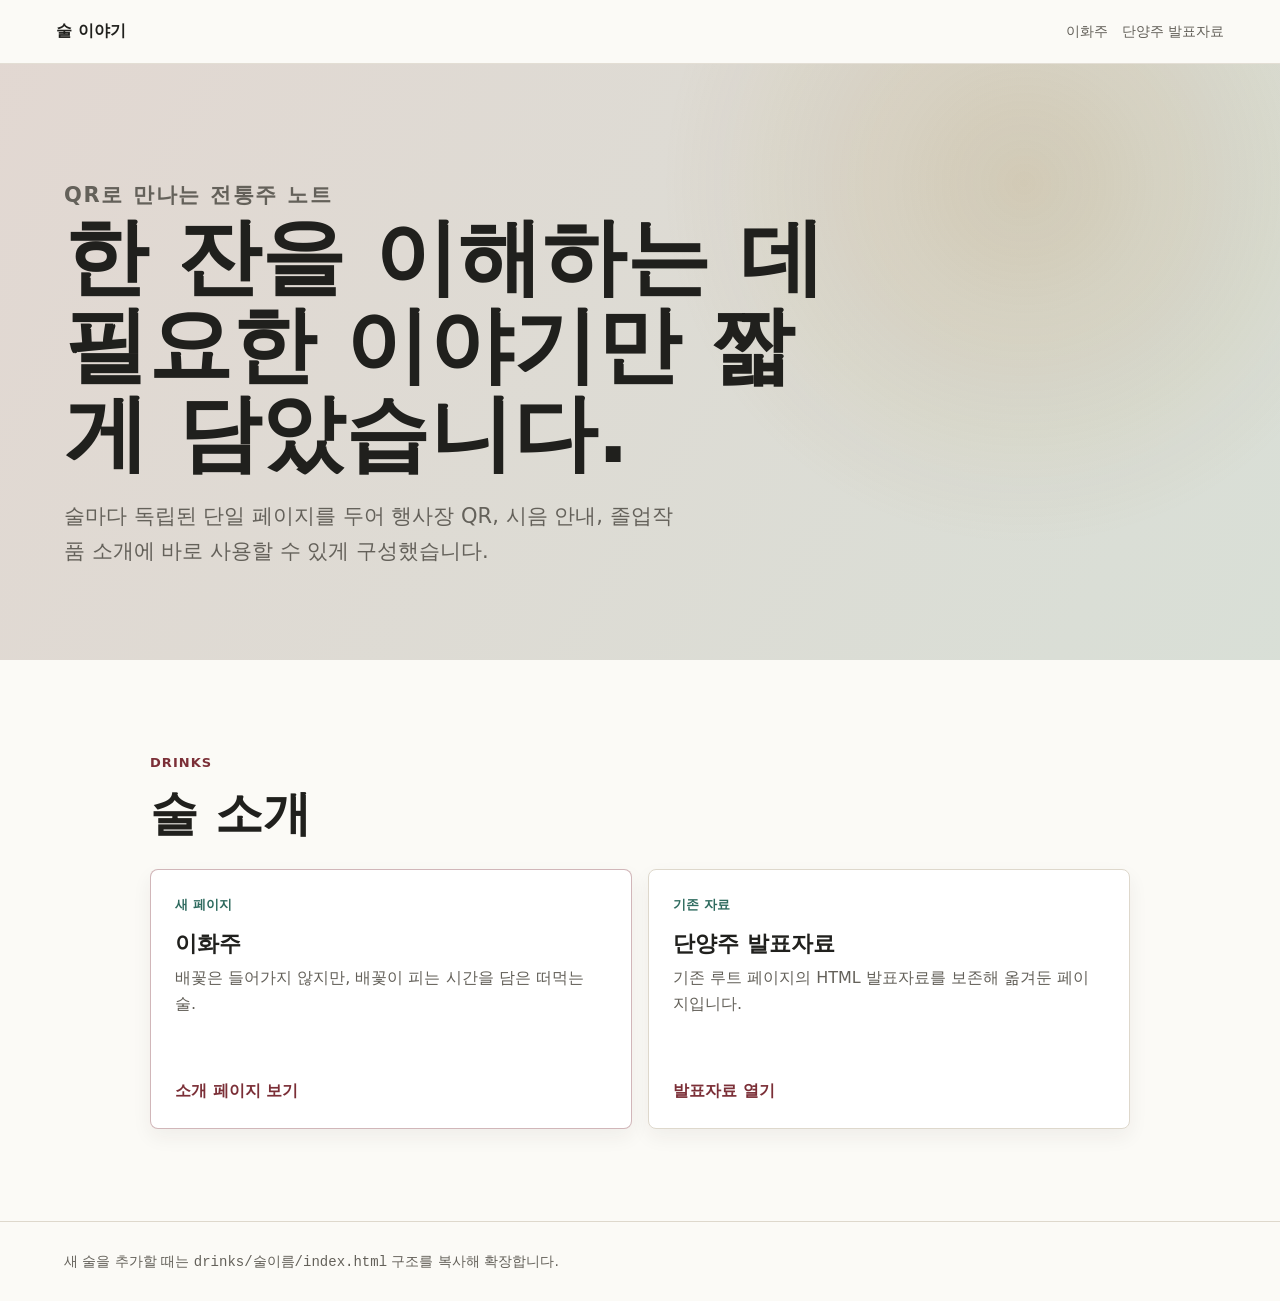
<file: index.html>
<!doctype html>
<html lang="ko">
<head>
  <meta charset="utf-8">
  <meta name="viewport" content="width=device-width, initial-scale=1">
  <title>술 이야기</title>
  <meta name="description" content="전통주 소개와 시음 안내를 모아둔 작은 사이트입니다.">
  <link rel="stylesheet" href="./assets/css/site.css">
</head>
<body>
  <header class="site-header">
    <a class="brand" href="./">술 이야기</a>
    <nav aria-label="주요 메뉴">
      <a href="./drinks/ihwaju/">이화주</a>
      <a href="./drinks/danyangju/">단양주 발표자료</a>
    </nav>
  </header>

  <main>
    <section class="home-hero">
      <div class="home-copy">
        <p class="eyebrow">QR로 만나는 전통주 노트</p>
        <h1>한 잔을 이해하는 데 필요한 이야기만 짧게 담았습니다.</h1>
        <p>술마다 독립된 단일 페이지를 두어 행사장 QR, 시음 안내, 졸업작품 소개에 바로 사용할 수 있게 구성했습니다.</p>
      </div>
    </section>

    <section class="drink-list" aria-labelledby="drink-list-title">
      <div class="section-heading">
        <p class="eyebrow">Drinks</p>
        <h2 id="drink-list-title">술 소개</h2>
      </div>

      <div class="cards">
        <a class="drink-card featured" href="./drinks/ihwaju/">
          <span class="card-kicker">새 페이지</span>
          <h3>이화주</h3>
          <p>배꽃은 들어가지 않지만, 배꽃이 피는 시간을 담은 떠먹는 술.</p>
          <span class="card-link">소개 페이지 보기</span>
        </a>

        <a class="drink-card" href="./drinks/danyangju/">
          <span class="card-kicker">기존 자료</span>
          <h3>단양주 발표자료</h3>
          <p>기존 루트 페이지의 HTML 발표자료를 보존해 옮겨둔 페이지입니다.</p>
          <span class="card-link">발표자료 열기</span>
        </a>
      </div>
    </section>
  </main>

  <footer class="site-footer">
    <p>새 술을 추가할 때는 <code>drinks/술이름/index.html</code> 구조를 복사해 확장합니다.</p>
  </footer>
</body>
</html>
</file>
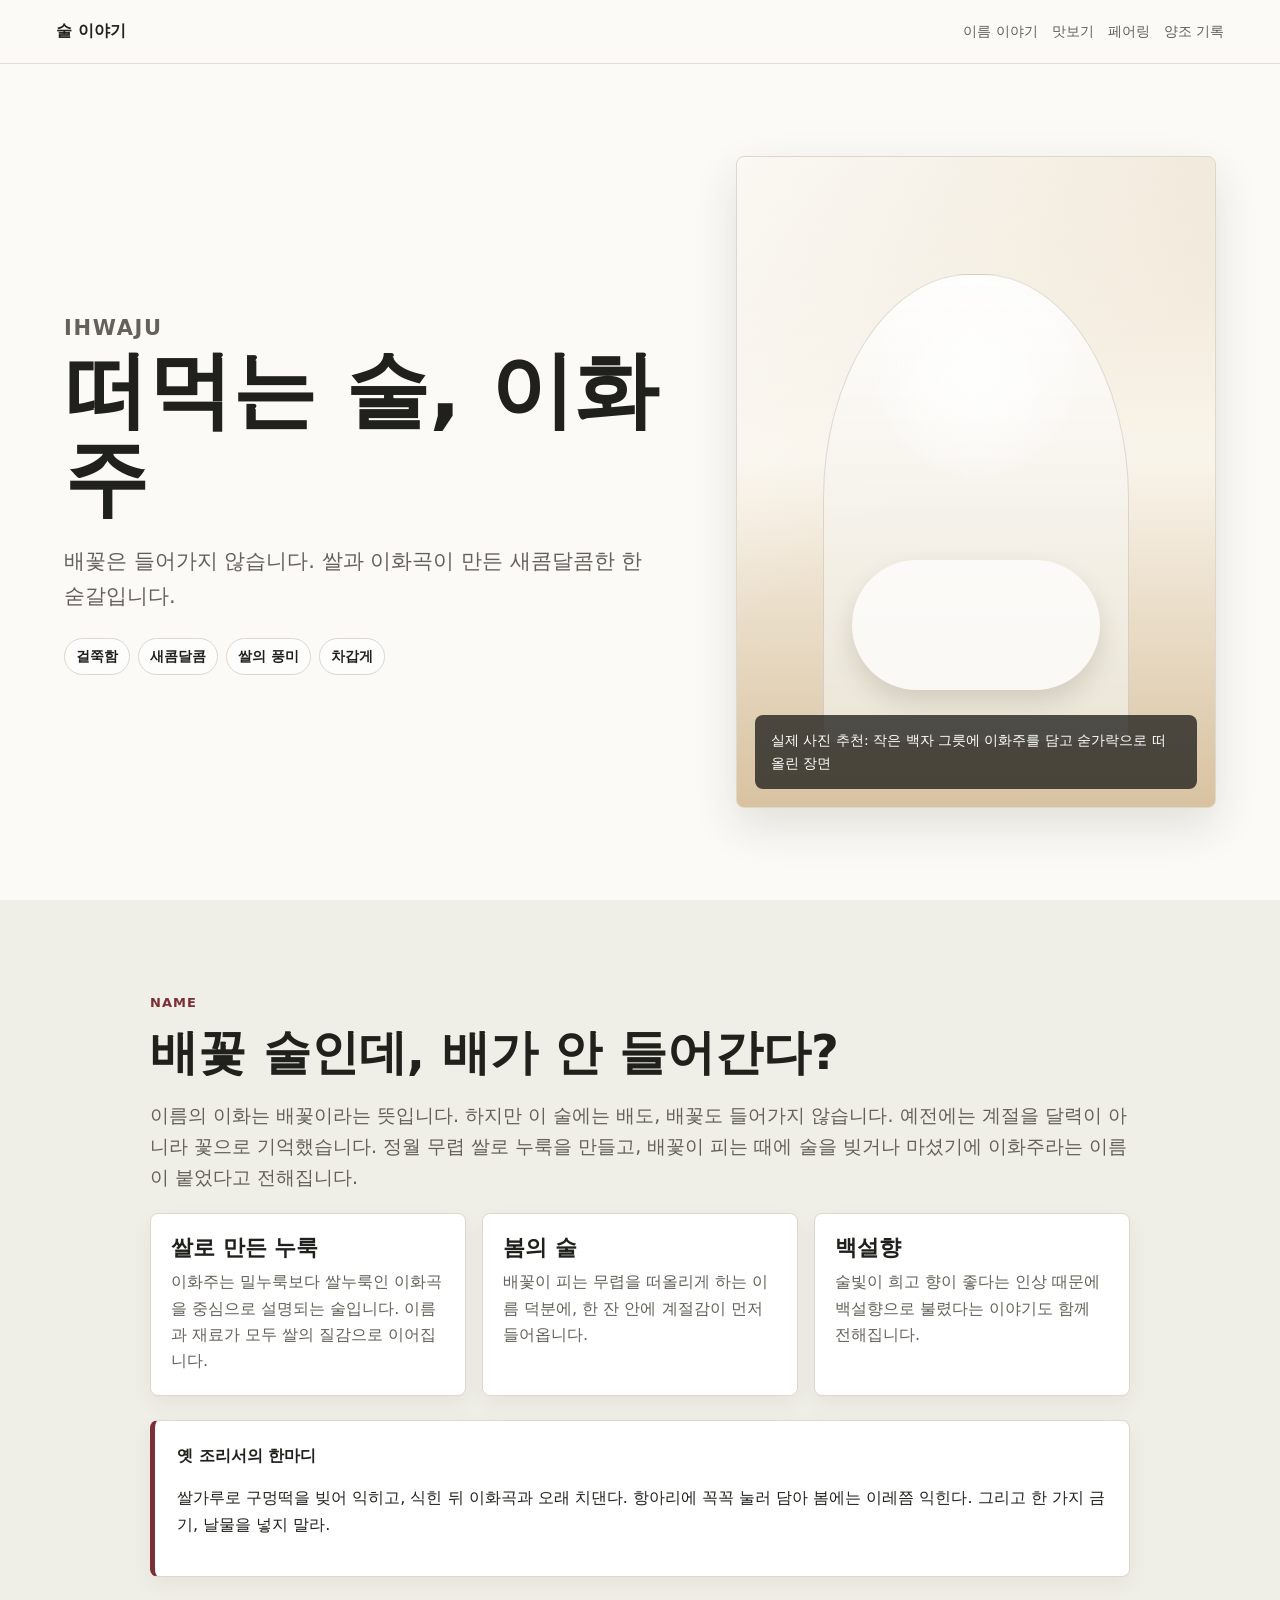
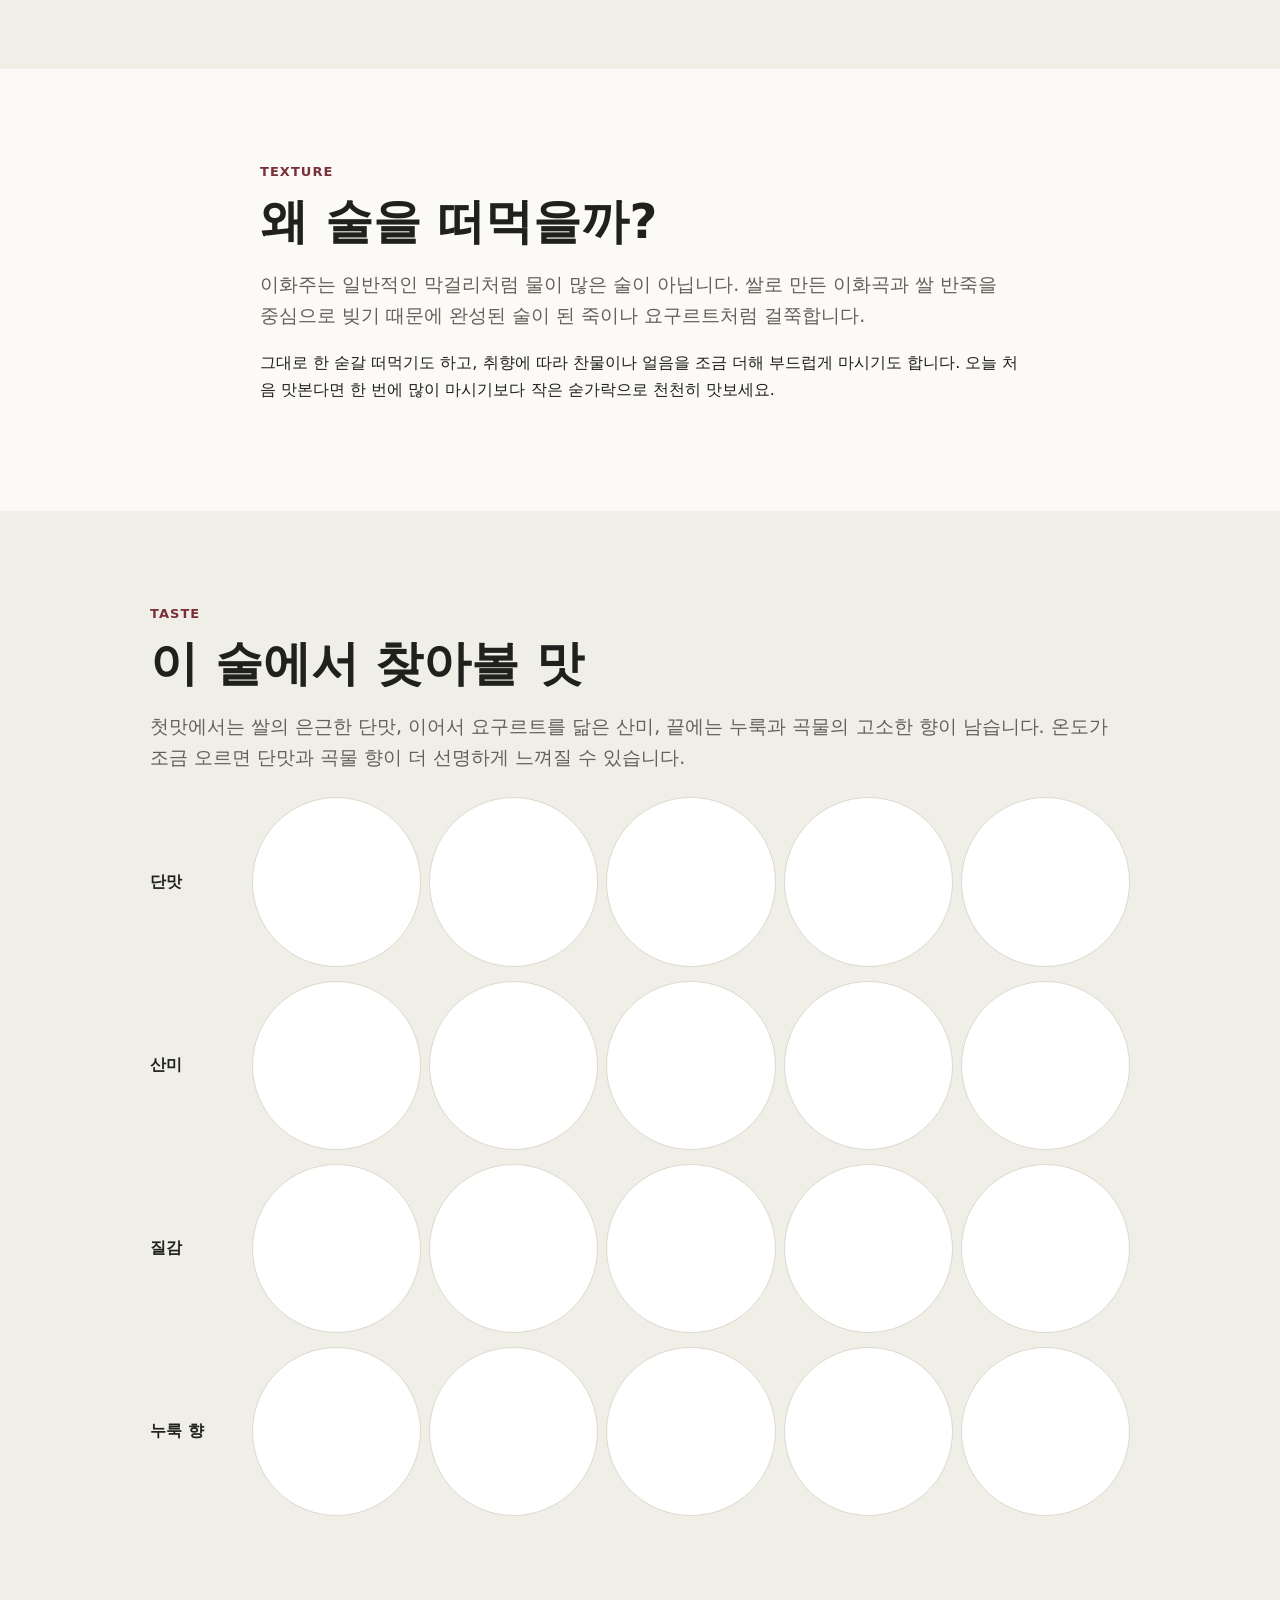
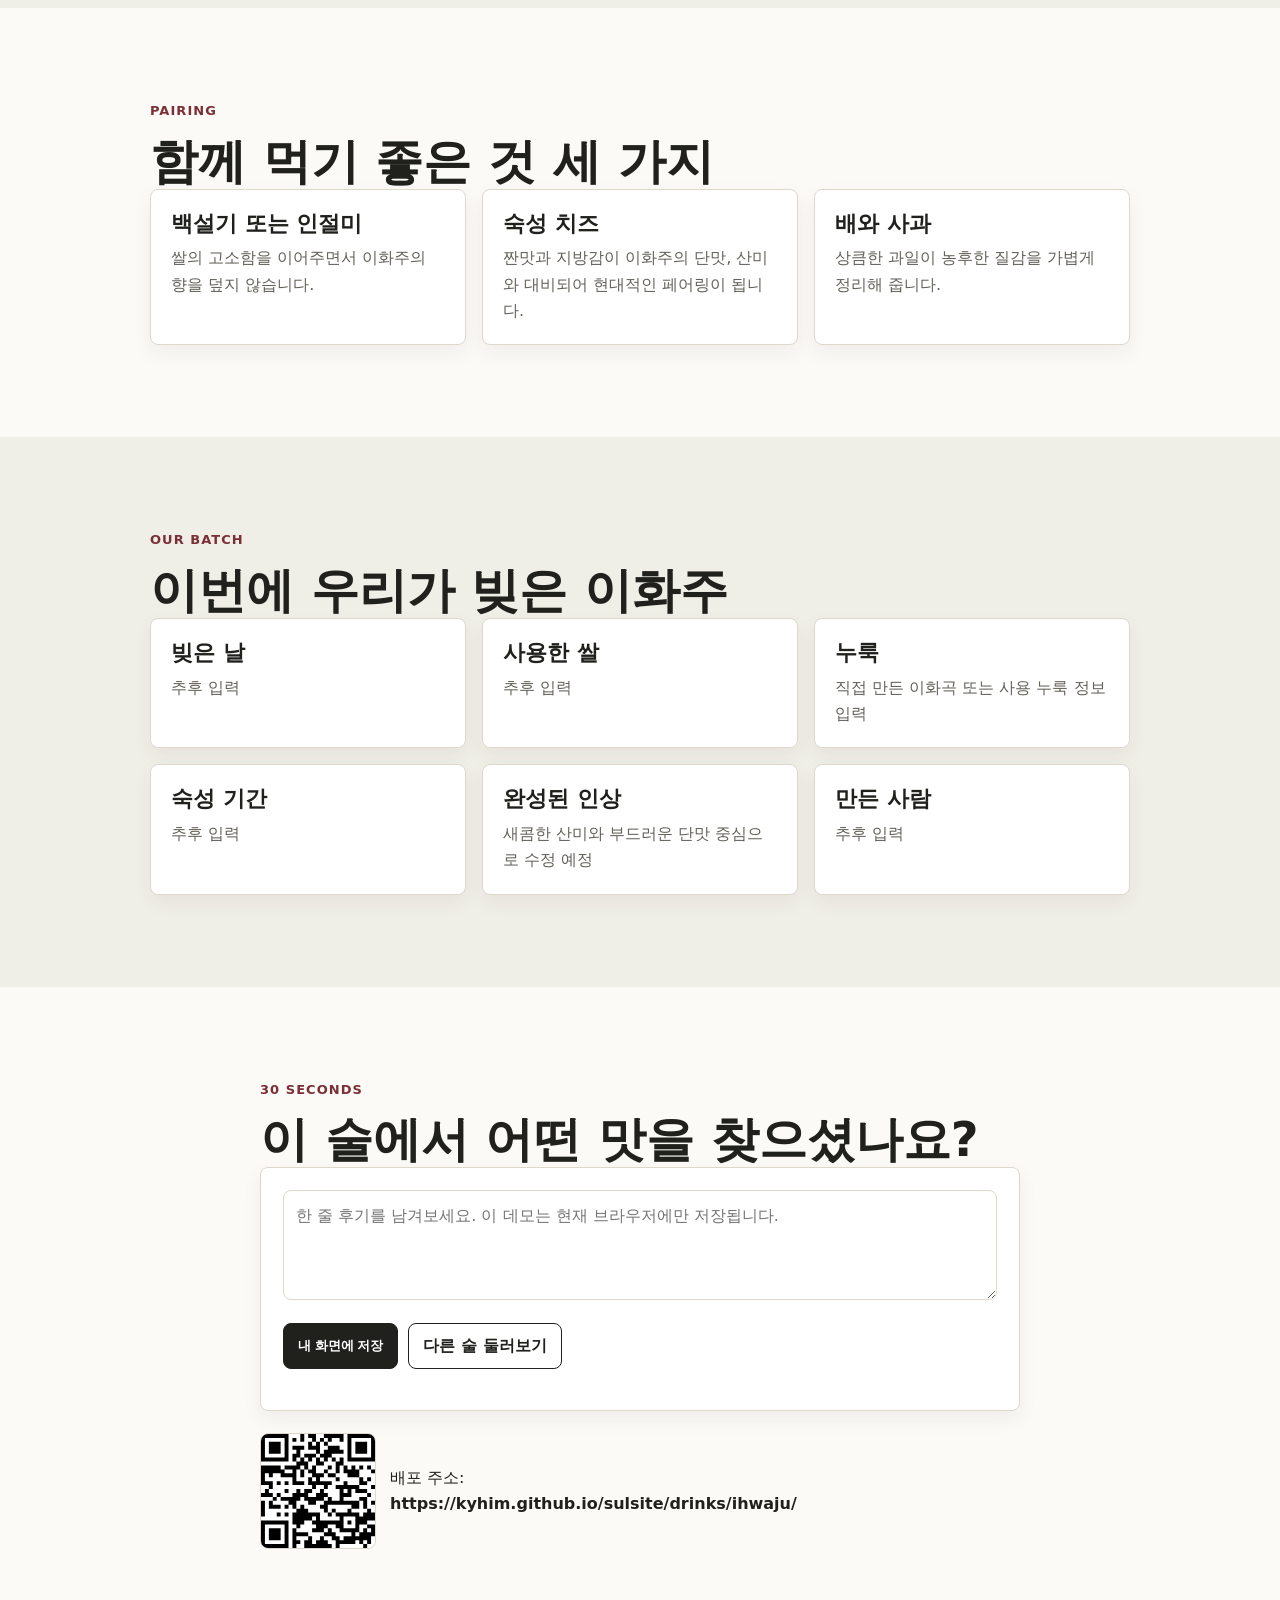
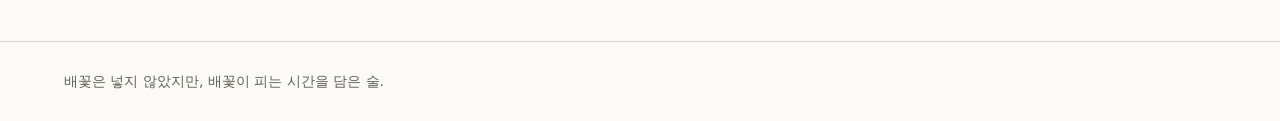
<file: drinks/ihwaju/index.html>
<!doctype html>
<html lang="ko">
<head>
  <meta charset="utf-8">
  <meta name="viewport" content="width=device-width, initial-scale=1">
  <title>이화주 | 술 이야기</title>
  <meta name="description" content="배꽃이 피는 시간을 담은 떠먹는 술, 이화주 소개 페이지입니다.">
  <meta property="og:title" content="이화주">
  <meta property="og:description" content="배꽃은 들어가지 않지만, 배꽃이 피는 시간을 담은 떠먹는 술.">
  <link rel="stylesheet" href="../../assets/css/site.css">
</head>
<body>
  <header class="site-header">
    <a class="brand" href="../../">술 이야기</a>
    <nav aria-label="주요 메뉴">
      <a href="#story">이름 이야기</a>
      <a href="#taste">맛보기</a>
      <a href="#pairing">페어링</a>
      <a href="#record">양조 기록</a>
    </nav>
  </header>

  <main>
    <section class="drink-hero">
      <div class="hero-copy">
        <p class="eyebrow">Ihwaju</p>
        <h1>떠먹는 술, 이화주</h1>
        <p>배꽃은 들어가지 않습니다. 쌀과 이화곡이 만든 새콤달콤한 한 숟갈입니다.</p>
        <div class="tags" aria-label="이화주 특징">
          <span>걸쭉함</span>
          <span>새콤달콤</span>
          <span>쌀의 풍미</span>
          <span>차갑게</span>
        </div>
      </div>
      <div class="hero-media" aria-label="이화주 대표 사진 자리">
        <div class="image-placeholder">
          <span class="image-note">실제 사진 추천: 작은 백자 그릇에 이화주를 담고 숟가락으로 떠 올린 장면</span>
        </div>
      </div>
    </section>

    <section class="content-section alt" id="story">
      <div class="content-inner">
        <p class="eyebrow">Name</p>
        <h2>배꽃 술인데, 배가 안 들어간다?</h2>
        <p class="lead">이름의 이화는 배꽃이라는 뜻입니다. 하지만 이 술에는 배도, 배꽃도 들어가지 않습니다. 예전에는 계절을 달력이 아니라 꽃으로 기억했습니다. 정월 무렵 쌀로 누룩을 만들고, 배꽃이 피는 때에 술을 빚거나 마셨기에 이화주라는 이름이 붙었다고 전해집니다.</p>

        <div class="story-grid">
          <article class="story-card">
            <h3>쌀로 만든 누룩</h3>
            <p>이화주는 밀누룩보다 쌀누룩인 이화곡을 중심으로 설명되는 술입니다. 이름과 재료가 모두 쌀의 질감으로 이어집니다.</p>
          </article>
          <article class="story-card">
            <h3>봄의 술</h3>
            <p>배꽃이 피는 무렵을 떠올리게 하는 이름 덕분에, 한 잔 안에 계절감이 먼저 들어옵니다.</p>
          </article>
          <article class="story-card">
            <h3>백설향</h3>
            <p>술빛이 희고 향이 좋다는 인상 때문에 백설향으로 불렸다는 이야기도 함께 전해집니다.</p>
          </article>
        </div>

        <aside class="quote-card">
          <strong>옛 조리서의 한마디</strong>
          <p>쌀가루로 구멍떡을 빚어 익히고, 식힌 뒤 이화곡과 오래 치댄다. 항아리에 꼭꼭 눌러 담아 봄에는 이레쯤 익힌다. 그리고 한 가지 금기, 날물을 넣지 말라.</p>
        </aside>
      </div>
    </section>

    <section class="content-section">
      <div class="content-inner narrow">
        <p class="eyebrow">Texture</p>
        <h2>왜 술을 떠먹을까?</h2>
        <p class="lead">이화주는 일반적인 막걸리처럼 물이 많은 술이 아닙니다. 쌀로 만든 이화곡과 쌀 반죽을 중심으로 빚기 때문에 완성된 술이 된 죽이나 요구르트처럼 걸쭉합니다.</p>
        <p>그대로 한 숟갈 떠먹기도 하고, 취향에 따라 찬물이나 얼음을 조금 더해 부드럽게 마시기도 합니다. 오늘 처음 맛본다면 한 번에 많이 마시기보다 작은 숟가락으로 천천히 맛보세요.</p>
      </div>
    </section>

    <section class="content-section alt" id="taste">
      <div class="content-inner">
        <p class="eyebrow">Taste</p>
        <h2>이 술에서 찾아볼 맛</h2>
        <p class="lead">첫맛에서는 쌀의 은근한 단맛, 이어서 요구르트를 닮은 산미, 끝에는 누룩과 곡물의 고소한 향이 남습니다. 온도가 조금 오르면 단맛과 곡물 향이 더 선명하게 느껴질 수 있습니다.</p>

        <div class="taste-board" aria-label="시음 체크">
          <div class="taste-row">
            <strong>단맛</strong>
            <div class="taste-meter" data-taste="sweet"></div>
          </div>
          <div class="taste-row">
            <strong>산미</strong>
            <div class="taste-meter" data-taste="acid"></div>
          </div>
          <div class="taste-row">
            <strong>질감</strong>
            <div class="taste-meter" data-taste="texture"></div>
          </div>
          <div class="taste-row">
            <strong>누룩 향</strong>
            <div class="taste-meter" data-taste="nuruk"></div>
          </div>
        </div>
      </div>
    </section>

    <section class="content-section" id="pairing">
      <div class="content-inner">
        <p class="eyebrow">Pairing</p>
        <h2>함께 먹기 좋은 것 세 가지</h2>
        <div class="pairing-grid">
          <article class="pairing-card">
            <h3>백설기 또는 인절미</h3>
            <p>쌀의 고소함을 이어주면서 이화주의 향을 덮지 않습니다.</p>
          </article>
          <article class="pairing-card">
            <h3>숙성 치즈</h3>
            <p>짠맛과 지방감이 이화주의 단맛, 산미와 대비되어 현대적인 페어링이 됩니다.</p>
          </article>
          <article class="pairing-card">
            <h3>배와 사과</h3>
            <p>상큼한 과일이 농후한 질감을 가볍게 정리해 줍니다.</p>
          </article>
        </div>
      </div>
    </section>

    <section class="content-section alt" id="record">
      <div class="content-inner">
        <p class="eyebrow">Our Batch</p>
        <h2>이번에 우리가 빚은 이화주</h2>
        <div class="record-grid">
          <article class="record-card">
            <h3>빚은 날</h3>
            <p>추후 입력</p>
          </article>
          <article class="record-card">
            <h3>사용한 쌀</h3>
            <p>추후 입력</p>
          </article>
          <article class="record-card">
            <h3>누룩</h3>
            <p>직접 만든 이화곡 또는 사용 누룩 정보 입력</p>
          </article>
          <article class="record-card">
            <h3>숙성 기간</h3>
            <p>추후 입력</p>
          </article>
          <article class="record-card">
            <h3>완성된 인상</h3>
            <p>새콤한 산미와 부드러운 단맛 중심으로 수정 예정</p>
          </article>
          <article class="record-card">
            <h3>만든 사람</h3>
            <p>추후 입력</p>
          </article>
        </div>
      </div>
    </section>

    <section class="content-section">
      <div class="content-inner narrow">
        <p class="eyebrow">30 Seconds</p>
        <h2>이 술에서 어떤 맛을 찾으셨나요?</h2>
        <div class="feedback-panel">
          <textarea id="note" placeholder="한 줄 후기를 남겨보세요. 이 데모는 현재 브라우저에만 저장됩니다."></textarea>
          <div class="actions">
            <button class="button" id="save-note" type="button">내 화면에 저장</button>
            <a class="button secondary" href="../../">다른 술 둘러보기</a>
          </div>
          <p id="saved-note" class="lead" aria-live="polite"></p>
        </div>
        <div class="qr-box">
          <img src="../../assets/images/ihwaju/qr.svg" alt="이화주 페이지 QR 코드">
          <p>배포 주소: <br><strong>https://kyhim.github.io/sulsite/drinks/ihwaju/</strong></p>
        </div>
      </div>
    </section>
  </main>

  <footer class="site-footer">
    <p>배꽃은 넣지 않았지만, 배꽃이 피는 시간을 담은 술.</p>
  </footer>

  <script>
    const meters = document.querySelectorAll(".taste-meter");
    meters.forEach((meter) => {
      for (let i = 1; i <= 5; i += 1) {
        const button = document.createElement("button");
        button.type = "button";
        button.setAttribute("aria-label", `${meter.dataset.taste} ${i}점`);
        button.setAttribute("aria-pressed", "false");
        button.addEventListener("click", () => {
          [...meter.children].forEach((child, index) => {
            child.setAttribute("aria-pressed", index < i ? "true" : "false");
          });
        });
        meter.appendChild(button);
      }
    });

    const note = document.querySelector("#note");
    const saved = document.querySelector("#saved-note");
    const key = "ihwaju-note";
    note.value = localStorage.getItem(key) || "";
    document.querySelector("#save-note").addEventListener("click", () => {
      localStorage.setItem(key, note.value.trim());
      saved.textContent = note.value.trim() ? "저장했습니다. 이 기록은 현재 기기에만 남습니다." : "내용이 비어 있어 저장할 후기가 없습니다.";
    });
  </script>
</body>
</html>
</file>
<file: assets/css/site.css>
:root {
  color-scheme: light;
  --ink: #20201d;
  --muted: #64615a;
  --line: #ded8cc;
  --paper: #fbfaf6;
  --wash: #f0efe7;
  --accent: #7b2f37;
  --accent-2: #2f6b5f;
  --gold: #b17a24;
  --white: #ffffff;
  --shadow: 0 18px 45px rgba(44, 36, 26, 0.12);
}

* {
  box-sizing: border-box;
}

html {
  scroll-behavior: smooth;
}

body {
  margin: 0;
  background: var(--paper);
  color: var(--ink);
  font-family: "Pretendard", "Apple SD Gothic Neo", "Malgun Gothic", system-ui, sans-serif;
  line-height: 1.65;
  letter-spacing: 0;
}

a {
  color: inherit;
}

.site-header {
  position: sticky;
  top: 0;
  z-index: 10;
  display: flex;
  align-items: center;
  justify-content: space-between;
  gap: 20px;
  min-height: 64px;
  padding: 14px clamp(18px, 5vw, 56px);
  border-bottom: 1px solid rgba(222, 216, 204, 0.8);
  background: rgba(251, 250, 246, 0.92);
  backdrop-filter: blur(16px);
}

.brand {
  font-weight: 800;
  text-decoration: none;
}

.site-header nav {
  display: flex;
  flex-wrap: wrap;
  gap: 14px;
  color: var(--muted);
  font-size: 14px;
}

.site-header nav a {
  text-decoration: none;
}

.home-hero,
.drink-hero {
  display: grid;
  grid-template-columns: minmax(0, 1fr) minmax(280px, 0.8fr);
  gap: clamp(28px, 6vw, 72px);
  align-items: center;
  min-height: calc(100svh - 64px);
  padding: clamp(42px, 8vw, 92px) clamp(18px, 5vw, 72px);
}

.home-hero {
  grid-template-columns: minmax(0, 780px);
  align-items: end;
  min-height: 62svh;
  background:
    linear-gradient(120deg, rgba(123, 47, 55, 0.12), rgba(47, 107, 95, 0.12)),
    radial-gradient(circle at 80% 20%, rgba(177, 122, 36, 0.18), transparent 32%),
    var(--wash);
}

.home-copy h1,
.hero-copy h1 {
  margin: 0;
  max-width: 820px;
  font-size: clamp(42px, 7vw, 84px);
  line-height: 1.05;
  letter-spacing: 0;
}

.home-copy p,
.hero-copy p {
  max-width: 620px;
  margin: 22px 0 0;
  color: var(--muted);
  font-size: clamp(17px, 2vw, 21px);
}

.eyebrow {
  margin: 0 0 12px;
  color: var(--accent);
  font-size: 13px;
  font-weight: 800;
  letter-spacing: 0.08em;
  text-transform: uppercase;
}

.hero-media {
  align-self: stretch;
  min-height: 420px;
}

.image-placeholder {
  position: relative;
  display: grid;
  min-height: 100%;
  overflow: hidden;
  border: 1px solid var(--line);
  border-radius: 8px;
  background:
    linear-gradient(145deg, rgba(255, 255, 255, 0.75), transparent 48%),
    linear-gradient(180deg, #eee4d2, #f9f4ea 46%, #d8c2a0);
  box-shadow: var(--shadow);
}

.image-placeholder::before {
  content: "";
  position: absolute;
  inset: 18% 18% 10%;
  border-radius: 48% 48% 12px 12px;
  background:
    radial-gradient(circle at 50% 22%, rgba(255,255,255,0.9), rgba(255,255,255,0.2) 24%, transparent 26%),
    linear-gradient(180deg, rgba(255,255,255,0.86), rgba(236,231,218,0.94));
  border: 1px solid rgba(126, 109, 83, 0.22);
}

.image-placeholder::after {
  content: "";
  position: absolute;
  left: 24%;
  right: 24%;
  bottom: 18%;
  height: 20%;
  border-radius: 999px;
  background: rgba(255, 255, 255, 0.72);
  box-shadow: 0 12px 24px rgba(70, 54, 36, 0.15);
}

.image-note {
  position: absolute;
  right: 18px;
  bottom: 18px;
  left: 18px;
  z-index: 1;
  padding: 14px 16px;
  border-radius: 8px;
  background: rgba(32, 32, 29, 0.78);
  color: var(--white);
  font-size: 14px;
}

.tags {
  display: flex;
  flex-wrap: wrap;
  gap: 8px;
  margin-top: 24px;
}

.tags span,
.pill {
  display: inline-flex;
  align-items: center;
  min-height: 34px;
  padding: 6px 11px;
  border: 1px solid var(--line);
  border-radius: 999px;
  background: rgba(255, 255, 255, 0.64);
  color: var(--ink);
  font-size: 14px;
  font-weight: 700;
}

.content-section,
.drink-list {
  padding: clamp(48px, 8vw, 92px) clamp(18px, 5vw, 72px);
}

.content-section.alt {
  background: var(--wash);
}

.content-inner {
  width: min(980px, 100%);
  margin: 0 auto;
}

.narrow {
  width: min(760px, 100%);
}

.section-heading {
  width: min(980px, 100%);
  margin: 0 auto 28px;
}

.section-heading h2,
.content-inner h2 {
  margin: 0;
  font-size: clamp(30px, 4vw, 48px);
  line-height: 1.15;
}

.lead {
  color: var(--muted);
  font-size: 19px;
}

.story-grid,
.pairing-grid,
.record-grid,
.cards {
  display: grid;
  grid-template-columns: repeat(3, minmax(0, 1fr));
  gap: 16px;
}

.cards {
  width: min(980px, 100%);
  margin: 0 auto;
  grid-template-columns: repeat(2, minmax(0, 1fr));
}

.drink-card,
.story-card,
.pairing-card,
.record-card,
.feedback-panel,
.quote-card {
  border: 1px solid var(--line);
  border-radius: 8px;
  background: var(--white);
  box-shadow: 0 8px 20px rgba(44, 36, 26, 0.06);
}

.drink-card {
  display: flex;
  flex-direction: column;
  min-height: 260px;
  padding: 24px;
  text-decoration: none;
}

.drink-card.featured {
  border-color: rgba(123, 47, 55, 0.35);
}

.drink-card h3,
.story-card h3,
.pairing-card h3,
.record-card h3 {
  margin: 0 0 8px;
  font-size: 22px;
  line-height: 1.25;
}

.drink-card p,
.story-card p,
.pairing-card p,
.record-card p {
  margin: 0;
  color: var(--muted);
}

.card-kicker {
  margin-bottom: 14px;
  color: var(--accent-2);
  font-size: 13px;
  font-weight: 800;
}

.card-link {
  margin-top: auto;
  color: var(--accent);
  font-weight: 800;
}

.story-card,
.pairing-card,
.record-card {
  padding: 20px;
}

.quote-card {
  margin-top: 24px;
  padding: 22px;
  border-left: 5px solid var(--accent);
}

.quote-card strong {
  display: block;
  margin-bottom: 8px;
}

.taste-board {
  display: grid;
  gap: 14px;
  margin-top: 24px;
}

.taste-row {
  display: grid;
  grid-template-columns: 88px 1fr;
  gap: 14px;
  align-items: center;
}

.taste-meter {
  display: grid;
  grid-template-columns: repeat(5, 1fr);
  gap: 8px;
}

.taste-meter button {
  aspect-ratio: 1;
  border: 1px solid var(--line);
  border-radius: 50%;
  background: var(--white);
  cursor: pointer;
}

.taste-meter button[aria-pressed="true"] {
  background: var(--accent);
  border-color: var(--accent);
}

.feedback-panel {
  padding: 22px;
}

.feedback-panel textarea {
  width: 100%;
  min-height: 110px;
  resize: vertical;
  border: 1px solid var(--line);
  border-radius: 8px;
  padding: 12px;
  font: inherit;
}

.actions {
  display: flex;
  flex-wrap: wrap;
  gap: 10px;
  margin-top: 14px;
}

.button {
  display: inline-flex;
  align-items: center;
  justify-content: center;
  min-height: 42px;
  padding: 9px 14px;
  border: 1px solid var(--ink);
  border-radius: 8px;
  background: var(--ink);
  color: var(--white);
  font-weight: 800;
  text-decoration: none;
  cursor: pointer;
}

.button.secondary {
  background: transparent;
  color: var(--ink);
}

.site-footer {
  padding: 28px clamp(18px, 5vw, 72px);
  border-top: 1px solid var(--line);
  color: var(--muted);
  font-size: 14px;
}

.site-footer p {
  margin: 0;
}

.qr-box {
  display: flex;
  flex-wrap: wrap;
  gap: 14px;
  align-items: center;
  margin-top: 22px;
}

.qr-box img {
  width: 116px;
  height: 116px;
  border: 1px solid var(--line);
  border-radius: 8px;
  background: var(--white);
}

@media (max-width: 820px) {
  .site-header {
    position: static;
    align-items: flex-start;
    flex-direction: column;
  }

  .home-hero,
  .drink-hero,
  .story-grid,
  .pairing-grid,
  .record-grid,
  .cards {
    grid-template-columns: 1fr;
  }

  .drink-hero {
    min-height: auto;
  }

  .hero-media {
    min-height: 360px;
  }

  .taste-row {
    grid-template-columns: 1fr;
  }
}
</file>
